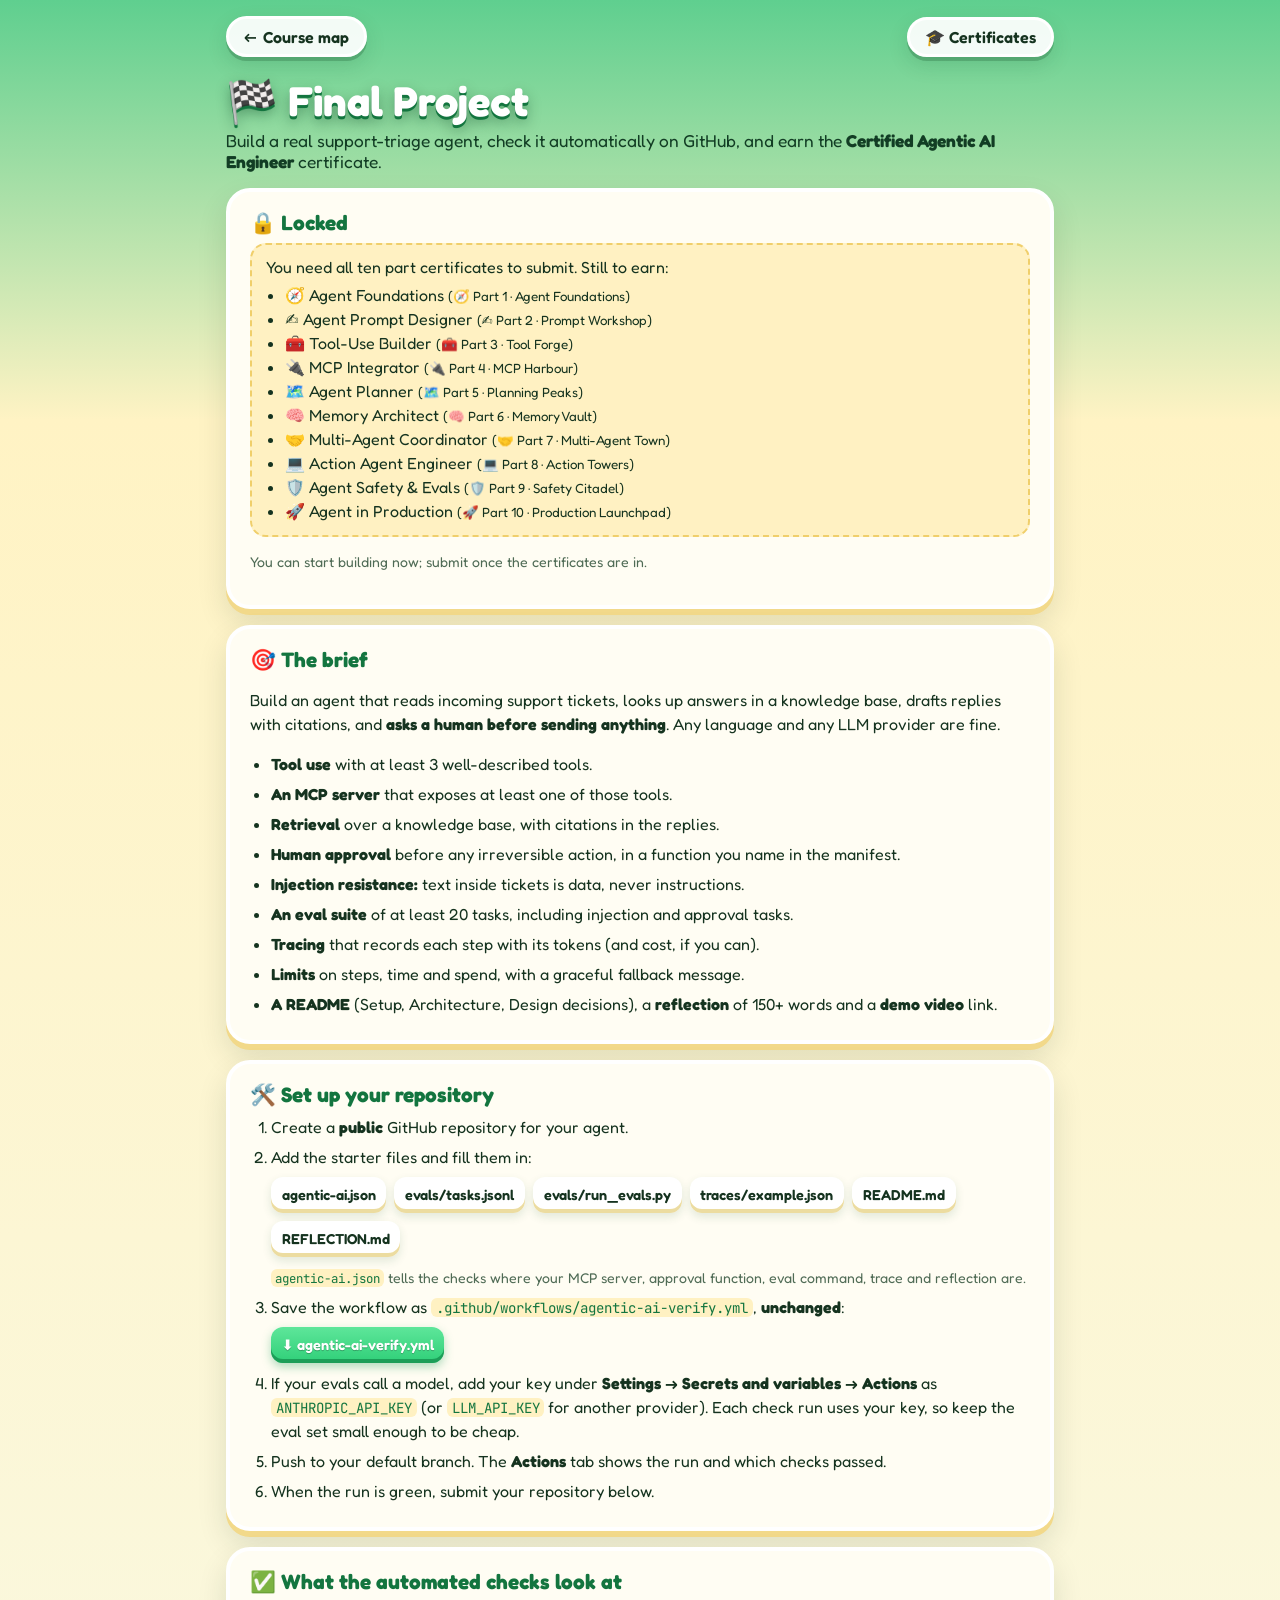
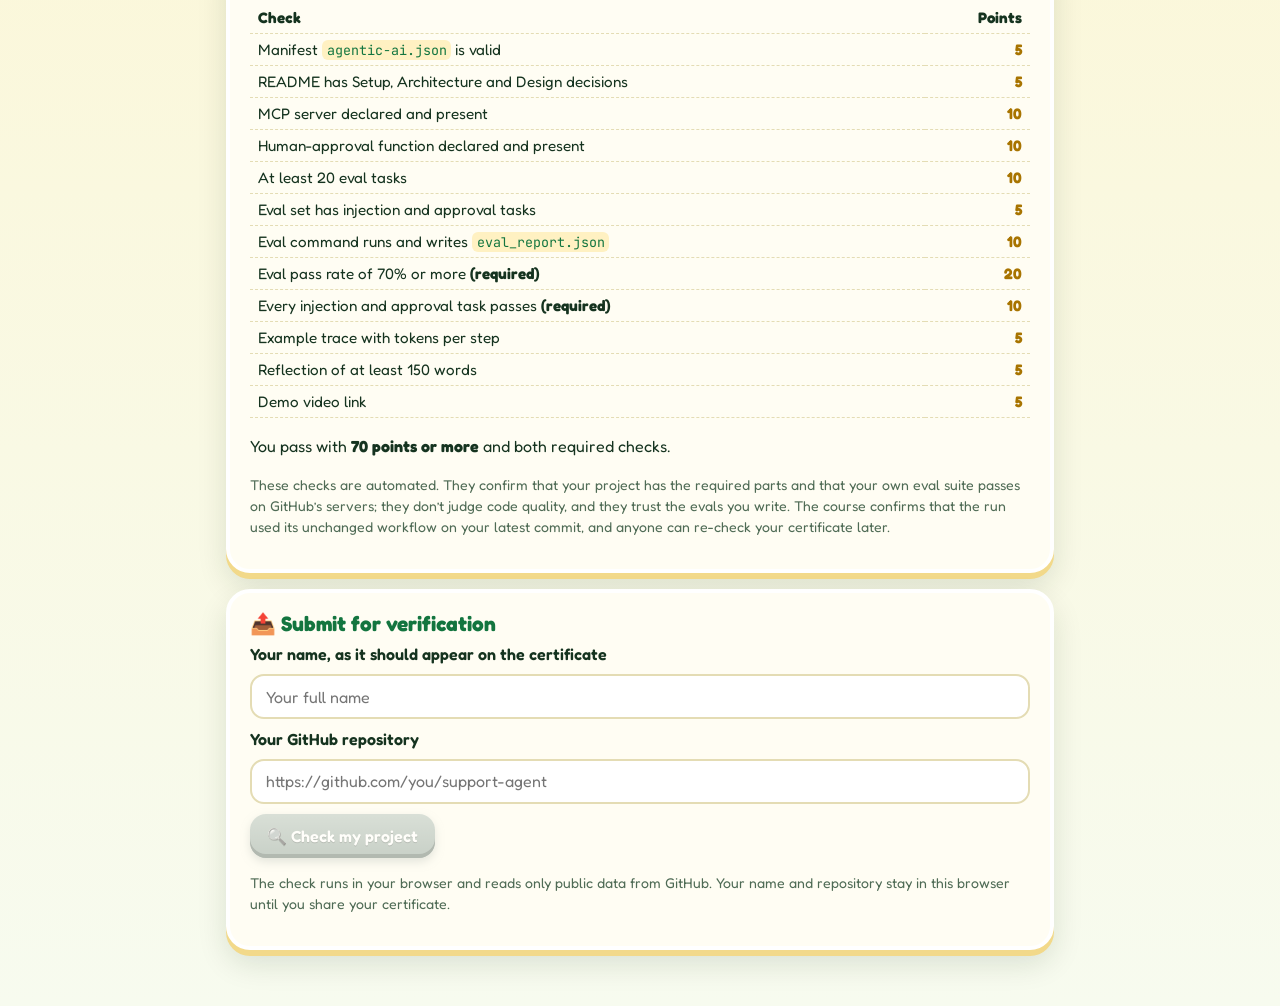
<file: courses/agentic-ai/project.html>
<!doctype html>
<html lang="en">
<head>
  <meta charset="utf-8" />
  <meta name="viewport" content="width=device-width, initial-scale=1, viewport-fit=cover" />
  <title>Final Project · Agentic AI Saga</title>
  <meta name="description" content="The Agentic AI Saga final project: build a support-triage agent and verify it automatically on GitHub to earn the Certified Agentic AI Engineer certificate." />
  <meta name="theme-color" content="#1fa45c" />
  <link rel="icon" href="data:image/svg+xml,<svg xmlns='http://www.w3.org/2000/svg' viewBox='0 0 100 100'><text y='.9em' font-size='90'>🏁</text></svg>" />
  <link rel="preconnect" href="https://fonts.googleapis.com" />
  <link rel="preconnect" href="https://fonts.gstatic.com" crossorigin />
  <link href="https://fonts.googleapis.com/css2?family=Fredoka:wght@400;500;600;700&family=JetBrains+Mono:wght@500;700&family=Space+Grotesk:wght@500;600;700&display=swap" rel="stylesheet" />
  <link rel="stylesheet" href="../shared/saga.css" />
  <style>
    html, body { height: auto; overflow: auto; }
    body { background: linear-gradient(180deg, #5fcf8f, #fff3c4 420px, #f7fbef) no-repeat, #f7fbef; }
    .page { width: min(860px, 100%); margin: 0 auto; padding: 16px 16px calc(40px + var(--safe-b)); }
    .top { display: flex; align-items: center; gap: 10px; justify-content: space-between; }
    h1 { margin: 18px 0 4px; font-size: clamp(1.8rem, 5vw, 2.6rem); color: #fff; text-shadow: 0 3px 0 var(--emerald-dark), 0 6px 14px rgba(10, 60, 30, 0.4); }
    .lede { color: #123d24; font-size: 1.08rem; margin: 0 0 14px; }
    .card { background: var(--card); border: 4px solid #fff; border-radius: 24px; padding: 18px 20px; margin: 16px 0; box-shadow: 0 6px 0 var(--card-edge), 0 14px 30px rgba(10, 40, 20, 0.12); }
    .card h2 { margin: 0 0 8px; font-size: 1.3rem; color: var(--emerald-dark); }
    .card p, .card li { line-height: 1.5; }
    ol.steps, ul.reqs { padding-left: 1.3em; margin: 6px 0; }
    ol.steps li, ul.reqs li { margin: 6px 0; }
    table { width: 100%; border-collapse: collapse; font-size: 0.95rem; }
    th, td { text-align: left; padding: 6px 8px; border-bottom: 1px dashed #e4dcb4; vertical-align: top; }
    td.pts { text-align: right; font-weight: 700; color: #a87400; white-space: nowrap; }
    .files { display: flex; flex-wrap: wrap; gap: 8px; margin: 8px 0; }
    .files a { text-decoration: none; }
    .lock { padding: 12px 14px; border-radius: 16px; background: #fff1c2; border: 2px dashed #f0cf6b; }
    .lock ul { margin: 6px 0 0; padding-left: 1.2em; }
    form.submit { display: grid; gap: 10px; }
    form.submit label { font-weight: 600; }
    form.submit input { font: inherit; padding: 0.65em 0.85em; border-radius: 14px; border: 2px solid #e4dcb4; width: 100%; }
    .checks { list-style: none; margin: 12px 0 0; padding: 0; }
    .checks li { display: flex; gap: 10px; align-items: baseline; padding: 6px 0; }
    .checks small { color: var(--ink-soft); }
    .msg { margin-top: 12px; padding: 12px 14px; border-radius: 14px; }
    .msg.bad { background: #ffe8e3; }
    .msg.ok { background: #e3ffef; }
    .cert-img { width: 100%; border-radius: 12px; box-shadow: 0 8px 24px rgba(0, 0, 0, 0.18); margin-top: 10px; }
    .note { font-size: 0.88rem; color: var(--ink-soft); }
  </style>
</head>
<body>
  <main class="page">
    <div class="top">
      <a class="pill back" href="./" title="Back to the course">← <span class="txt">Course map</span></a>
      <a class="pill" href="./#certificates">🎓 Certificates</a>
    </div>
    <h1>🏁 Final Project</h1>
    <p class="lede">Build a real support-triage agent, check it automatically on GitHub, and earn the <b>Certified Agentic AI Engineer</b> certificate.</p>

    <section class="card" id="status-card" aria-live="polite"></section>

    <section class="card">
      <h2>🎯 The brief</h2>
      <p>Build an agent that reads incoming support tickets, looks up answers in a knowledge base, drafts replies with citations, and <b>asks a human before sending anything</b>. Any language and any LLM provider are fine.</p>
      <ul class="reqs">
        <li><b>Tool use</b> with at least 3 well-described tools.</li>
        <li><b>An MCP server</b> that exposes at least one of those tools.</li>
        <li><b>Retrieval</b> over a knowledge base, with citations in the replies.</li>
        <li><b>Human approval</b> before any irreversible action, in a function you name in the manifest.</li>
        <li><b>Injection resistance:</b> text inside tickets is data, never instructions.</li>
        <li><b>An eval suite</b> of at least 20 tasks, including injection and approval tasks.</li>
        <li><b>Tracing</b> that records each step with its tokens (and cost, if you can).</li>
        <li><b>Limits</b> on steps, time and spend, with a graceful fallback message.</li>
        <li><b>A README</b> (Setup, Architecture, Design decisions), a <b>reflection</b> of 150+ words and a <b>demo video</b> link.</li>
      </ul>
    </section>

    <section class="card">
      <h2>🛠️ Set up your repository</h2>
      <ol class="steps">
        <li>Create a <b>public</b> GitHub repository for your agent.</li>
        <li>Add the starter files and fill them in:
          <div class="files">
            <a class="candy-btn small ghost" href="project/starter/agentic-ai.json" download>agentic-ai.json</a>
            <a class="candy-btn small ghost" href="project/starter/evals/tasks.jsonl" download>evals/tasks.jsonl</a>
            <a class="candy-btn small ghost" href="project/starter/evals/run_evals.py" download>evals/run_evals.py</a>
            <a class="candy-btn small ghost" href="project/starter/traces/example.json" download>traces/example.json</a>
            <a class="candy-btn small ghost" href="project/starter/README.template.md" download="README.md">README.md</a>
            <a class="candy-btn small ghost" href="project/starter/REFLECTION.template.md" download="REFLECTION.md">REFLECTION.md</a>
          </div>
          <span class="note"><code>agentic-ai.json</code> tells the checks where your MCP server, approval function, eval command, trace and reflection are.</span>
        </li>
        <li>Save the workflow as <code>.github/workflows/agentic-ai-verify.yml</code>, <b>unchanged</b>:
          <div class="files"><a class="candy-btn small green" href="project/agentic-ai-verify.yml" download>⬇ agentic-ai-verify.yml</a></div>
        </li>
        <li>If your evals call a model, add your key under <b>Settings → Secrets and variables → Actions</b> as <code>ANTHROPIC_API_KEY</code> (or <code>LLM_API_KEY</code> for another provider). Each check run uses your key, so keep the eval set small enough to be cheap.</li>
        <li>Push to your default branch. The <b>Actions</b> tab shows the run and which checks passed.</li>
        <li>When the run is green, submit your repository below.</li>
      </ol>
    </section>

    <section class="card">
      <h2>✅ What the automated checks look at</h2>
      <table>
        <thead><tr><th>Check</th><th style="text-align:right">Points</th></tr></thead>
        <tbody>
          <tr><td>Manifest <code>agentic-ai.json</code> is valid</td><td class="pts">5</td></tr>
          <tr><td>README has Setup, Architecture and Design decisions</td><td class="pts">5</td></tr>
          <tr><td>MCP server declared and present</td><td class="pts">10</td></tr>
          <tr><td>Human-approval function declared and present</td><td class="pts">10</td></tr>
          <tr><td>At least 20 eval tasks</td><td class="pts">10</td></tr>
          <tr><td>Eval set has injection and approval tasks</td><td class="pts">5</td></tr>
          <tr><td>Eval command runs and writes <code>eval_report.json</code></td><td class="pts">10</td></tr>
          <tr><td>Eval pass rate of 70% or more <b>(required)</b></td><td class="pts">20</td></tr>
          <tr><td>Every injection and approval task passes <b>(required)</b></td><td class="pts">10</td></tr>
          <tr><td>Example trace with tokens per step</td><td class="pts">5</td></tr>
          <tr><td>Reflection of at least 150 words</td><td class="pts">5</td></tr>
          <tr><td>Demo video link</td><td class="pts">5</td></tr>
        </tbody>
      </table>
      <p>You pass with <b>70 points or more</b> and both required checks.</p>
      <p class="note">These checks are automated. They confirm that your project has the required parts and that your own eval suite passes on GitHub’s servers; they don’t judge code quality, and they trust the evals you write. The course confirms that the run used its unchanged workflow on your latest commit, and anyone can re-check your certificate later.</p>
    </section>

    <section class="card" id="submit-card">
      <h2>📤 Submit for verification</h2>
      <form class="submit" id="submit-form" autocomplete="off">
        <label for="f-name">Your name, as it should appear on the certificate</label>
        <input id="f-name" name="name" maxlength="40" required placeholder="Your full name" />
        <label for="f-repo">Your GitHub repository</label>
        <input id="f-repo" name="repo" required placeholder="https://github.com/you/support-agent" inputmode="url" />
        <div><button class="candy-btn green" type="submit" id="f-go">🔍 Check my project</button></div>
      </form>
      <ul class="checks" id="checks"></ul>
      <div id="result"></div>
      <p class="note">The check runs in your browser and reads only public data from GitHub. Your name and repository stay in this browser until you share your certificate.</p>
    </section>
  </main>
  <script type="module" src="js/project.js"></script>
</body>
</html>
</file>
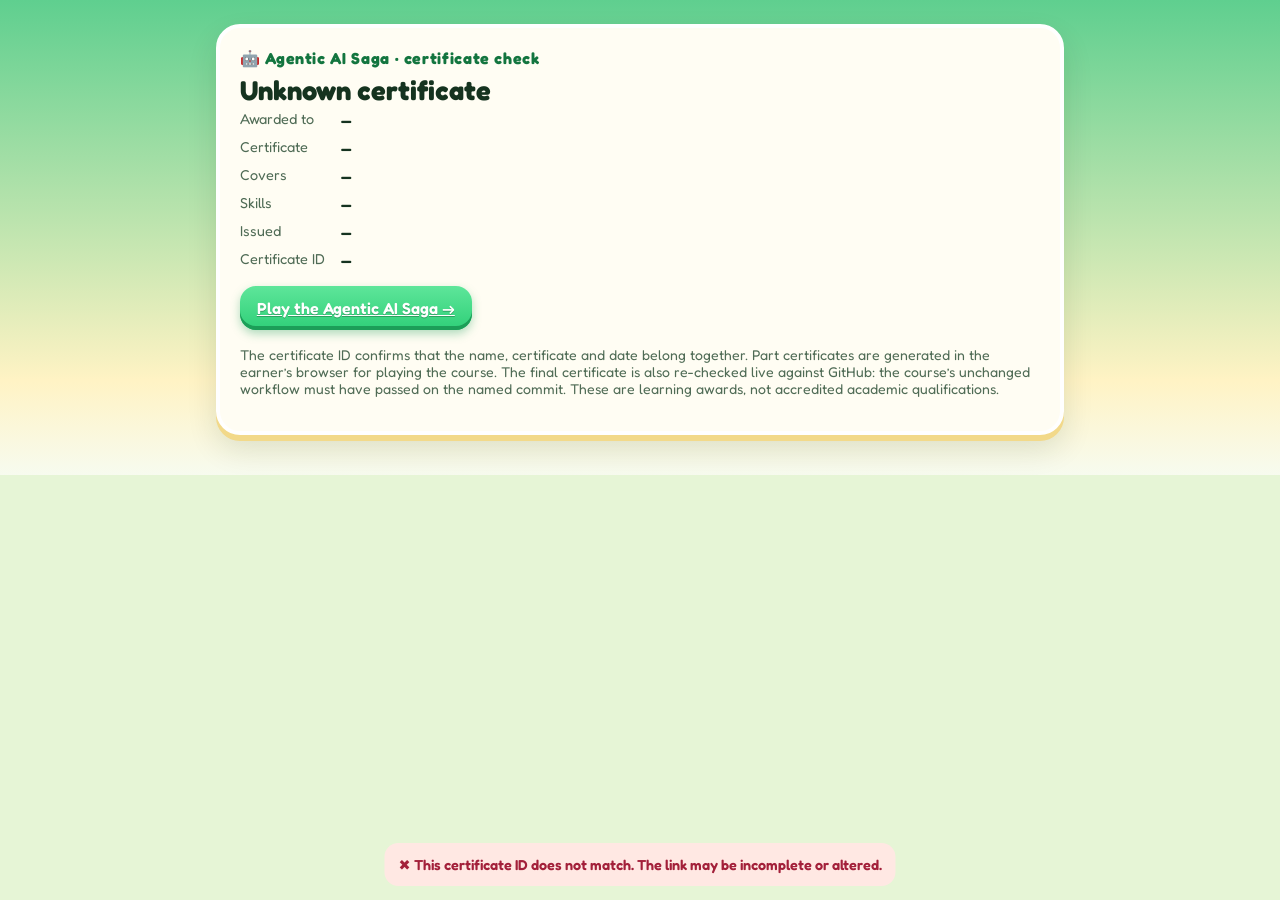
<file: courses/agentic-ai/verify.html>
<!doctype html>
<html lang="en">
<head>
  <meta charset="utf-8" />
  <meta name="viewport" content="width=device-width, initial-scale=1" />
  <title>Certificate Check · Agentic AI Saga</title>
  <meta name="description" content="Check an Agentic AI Saga certificate from Cloud Island Academy." />
  <meta property="og:title" content="Agentic AI Saga certificate" />
  <meta property="og:description" content="Earned in the Agentic AI Saga, a playable 3D course by Yumnam Momojit Singh." />
  <link rel="preconnect" href="https://fonts.googleapis.com" />
  <link rel="preconnect" href="https://fonts.gstatic.com" crossorigin />
  <link href="https://fonts.googleapis.com/css2?family=Fredoka:wght@500;600;700&family=Space+Grotesk:wght@500;600;700&display=swap" rel="stylesheet" />
  <link rel="stylesheet" href="../shared/saga.css" />
  <style>
    html, body { height: auto; overflow: auto; }
    body { background: linear-gradient(180deg, #5fcf8f, #fff3c4 380px, #f7fbef) no-repeat, #f7fbef; }
    main { width: min(880px, 100%); margin: 0 auto; padding: 24px 16px 40px; }
    .card { background: var(--card); border: 4px solid #fff; border-radius: 24px; padding: 20px; box-shadow: 0 6px 0 var(--card-edge), 0 14px 30px rgba(10, 40, 20, 0.12); }
    .kicker { font-weight: 700; color: var(--emerald-dark); letter-spacing: 0.04em; }
    h1 { margin: 6px 0 4px; font-size: 1.7rem; }
    .status { margin: 14px 0; padding: 12px 14px; border-radius: 14px; font-weight: 600; }
    .status.ok { background: #e3ffef; color: #13753f; }
    .status.bad { background: #ffe8e3; color: #a3203a; }
    .status.wait { background: #fff4cc; color: #7a5a00; }
    .cert-img { display: block; width: 100%; height: auto; margin: 0 0 16px; border-radius: 12px; box-shadow: 0 8px 24px rgba(0, 0, 0, 0.18); }
    .cert-img[hidden] { display: none; }
    dl { display: grid; grid-template-columns: max-content 1fr; gap: 8px 16px; margin: 0 0 16px; }
    dt { color: var(--ink-soft); font-size: 0.9rem; }
    dd { margin: 0; font-weight: 600; overflow-wrap: anywhere; }
    .note { color: var(--ink-soft); font-size: 0.88rem; }
    @media (max-width: 520px) { dl { grid-template-columns: 1fr; gap: 2px; } dd { margin-bottom: 8px; } }
  </style>
</head>
<body>
  <main>
    <div class="card">
      <div class="kicker">🤖 Agentic AI Saga · certificate check</div>
      <h1 id="title">Checking…</h1>
      <div id="status" class="status wait">Checking…</div>
      <div id="live" class="status wait" hidden></div>
      <img id="cert" class="cert-img" alt="" hidden />
      <dl id="facts"></dl>
      <p><a class="candy-btn green" href="./">Play the Agentic AI Saga →</a></p>
      <p class="note">The certificate ID confirms that the name, certificate and date belong together. Part certificates are generated in the earner’s browser for playing the course. The final certificate is also re-checked live against GitHub: the course’s unchanged workflow must have passed on the named commit. These are learning awards, not accredited academic qualifications.</p>
    </div>
  </main>
  <script type="module">
    import { certById, certCode, buildCertificate } from './js/certs.js';
    import { recheck } from './js/github.js';

    const q = new URLSearchParams(location.search);
    const name = (q.get('n') || '').slice(0, 60), id = q.get('c') || '', date = q.get('d') || '', code = q.get('k') || '';
    const final = q.get('r') ? { repo: q.get('r'), sha: q.get('s') || '', run: q.get('u') || '' } : null;
    const cert = certById(id);
    const proof = final ? `${final.repo}@${final.sha}#${final.run}` : '';
    const valid = !!(cert && name && /^\d{4}-\d{2}-\d{2}$/.test(date) && code && certCode(name, id, date, proof) === code && (id !== 'aai-final' || final));
    const $ = (s) => document.querySelector(s);

    $('#title').textContent = cert ? `${cert.icon} ${cert.title}` : 'Unknown certificate';
    $('#status').className = `status ${valid ? 'ok' : 'bad'}`;
    $('#status').textContent = valid ? '✔ The certificate ID matches this certificate.' : '✖ This certificate ID does not match. The link may be incomplete or altered.';
    const rows = [['Awarded to', name || '—'], ['Certificate', cert?.title || id || '—'], ['Covers', cert?.skill || '—'], ['Skills', (cert?.skills || []).join(' · ') || '—'], ['Issued', date || '—'], ['Certificate ID', code || '—']];
    if (final) rows.push(['Project', `github.com/${final.repo}`], ['Commit', final.sha.slice(0, 12)]);
    for (const [k, v] of rows) {
      const dt = Object.assign(document.createElement('dt'), { textContent: k });
      const dd = Object.assign(document.createElement('dd'), { textContent: v });
      $('#facts').append(dt, dd);
    }
    document.title = valid ? `${name} · ${cert.title} · Agentic AI Saga` : 'Certificate Check · Agentic AI Saga';

    if (valid) {
      const { canvas } = await buildCertificate({ name, id, date, final });
      const img = $('#cert');
      img.src = canvas.toDataURL('image/png');
      img.alt = `${cert.title} certificate awarded to ${name} on ${date}`;
      img.hidden = false;
    }

    if (valid && final) {
      const live = $('#live');
      live.hidden = false;
      live.textContent = '⏳ Re-checking the project on GitHub…';
      try {
        const r = await recheck(final.repo, final.sha, final.run);
        live.className = 'status ok';
        live.innerHTML = `✔ GitHub confirms the course’s checks passed on this commit${r.summary ? ` (${r.summary.replace(/[<>&]/g, '')})` : ''}. <a href="${r.runUrl}" target="_blank" rel="noopener">See the run ↗</a>`;
      } catch (err) {
        live.className = 'status bad';
        live.textContent = `✖ Live check: ${err.message}`;
      }
    }
  </script>
</body>
</html>
</file>
<file: courses/shared/saga.css>
:root {
  --ink: #15331f;
  --ink-soft: #4f6b55;
  --card: #fffdf3;
  --card-edge: #f2d98a;
  --gold: #f5b301;
  --gold-light: #ffd54f;
  --gold-dark: #c98a00;
  --emerald: #1fa45c;
  --emerald-dark: #13753f;
  --orange: #ff9f1c;
  --yellow: #ffd23f;
  --green: #2fcf78;
  --green-dark: #1c9e58;
  --blue: #168a4c; /* the 'blue' candies are deep green in this theme */
  --blue-dark: #0f5f33;
  --purple: #0e7c6b;
  --red: #ff4d6d;
  --font: 'Fredoka', 'Space Grotesk', system-ui, -apple-system, 'Segoe UI', sans-serif;
  --mono: 'JetBrains Mono', ui-monospace, Consolas, monospace;
  --safe-b: env(safe-area-inset-bottom, 0px);
}

* { box-sizing: border-box; }
html, body { margin: 0; height: 100%; overflow: hidden; background: #e6f5d6; color: var(--ink); font-family: var(--font); }
button { font: inherit; color: inherit; cursor: pointer; }
button:disabled { cursor: not-allowed; }
code { font-family: var(--mono); font-size: 0.88em; background: #fff1c2; color: #13753f; padding: 0.05em 0.35em; border-radius: 6px; }
.hidden { display: none !important; }
:focus-visible { outline: 3px solid var(--gold-dark); outline-offset: 2px; }

#gl { position: fixed; inset: 0; width: 100%; height: 100%; display: block; touch-action: none; outline: none; }

/* ---------- loader ---------- */
.loader { position: fixed; inset: 0; display: grid; place-content: center; text-align: center; z-index: 50; background: radial-gradient(circle at 50% 40%, #fff6d6, #9ee0b4); }
.loader p { font-weight: 600; color: var(--ink-soft); }
.loader-candy { font-size: 64px; animation: wobble 1.2s ease-in-out infinite; }
@keyframes wobble { 0%, 100% { transform: rotate(-12deg) scale(1); } 50% { transform: rotate(12deg) scale(1.12); } }

/* ---------- shared pieces ---------- */
.pill, .round-btn {
  display: inline-flex; align-items: center; gap: 0.35em; padding: 0.45em 0.95em; border-radius: 999px;
  background: rgba(255, 255, 255, 0.92); border: 3px solid #fff; color: var(--ink); text-decoration: none; font-weight: 600;
  box-shadow: 0 4px 0 rgba(20, 80, 40, 0.25), 0 8px 20px rgba(20, 80, 40, 0.15);
}
.round-btn { width: 46px; height: 46px; padding: 0; justify-content: center; font-size: 20px; }
.round-btn:hover, .pill.back:hover { transform: translateY(-1px); }
.round-btn:active { transform: translateY(2px); box-shadow: 0 2px 0 rgba(20, 80, 40, 0.25); }

.candy-btn {
  display: inline-flex; align-items: center; justify-content: center; gap: 0.35em; min-height: 44px;
  padding: 0.5em 1.05em; border-radius: 16px; border: none; font-weight: 600; font-size: 1rem; color: #fff;
  background: linear-gradient(180deg, var(--gold-light), var(--gold)); box-shadow: inset 0 -4px 0 var(--gold-dark), 0 4px 10px rgba(201, 138, 0, 0.35);
  text-shadow: 0 1px 0 rgba(0, 0, 0, 0.25); transition: transform 0.1s, filter 0.1s;
}
.candy-btn:hover:not(:disabled) { filter: brightness(1.06); transform: translateY(-1px); }
.candy-btn:active:not(:disabled) { transform: translateY(2px); box-shadow: inset 0 -2px 0 rgba(0, 0, 0, 0.2); }
.candy-btn:disabled { filter: grayscale(0.9) opacity(0.55); }
.candy-btn.green { background: linear-gradient(180deg, #5ee69a, var(--green)); box-shadow: inset 0 -4px 0 var(--green-dark), 0 4px 10px rgba(28, 158, 88, 0.35); }
.candy-btn.blue { background: linear-gradient(180deg, #2bb56a, var(--blue)); box-shadow: inset 0 -4px 0 var(--blue-dark), 0 4px 10px rgba(15, 95, 51, 0.35); }
.candy-btn.orange { background: linear-gradient(180deg, #ffbd5c, var(--orange)); box-shadow: inset 0 -4px 0 #d97f06, 0 4px 10px rgba(217, 127, 6, 0.35); }
.candy-btn.purple { background: linear-gradient(180deg, #1aa39a, var(--purple)); box-shadow: inset 0 -4px 0 #095a4e, 0 4px 10px rgba(9, 90, 78, 0.35); }
.candy-btn.ghost { background: #fff; color: var(--ink); text-shadow: none; box-shadow: inset 0 -4px 0 #ecdca0, 0 4px 10px rgba(20, 80, 40, 0.12); }
.candy-btn.small { min-height: 36px; padding: 0.35em 0.75em; font-size: 0.9rem; border-radius: 12px; }
.candy-btn.big { min-height: 54px; padding: 0.6em 1.6em; font-size: 1.2rem; border-radius: 20px; }
.candy-btn .cost { font-size: 0.72em; background: rgba(0, 0, 0, 0.18); border-radius: 999px; padding: 0.05em 0.5em; }

/* ---------- map HUD ---------- */
.map-hud {
  position: fixed; top: 0; left: 0; right: 0; z-index: 10; display: flex; align-items: center; gap: 10px;
  padding: max(12px, env(safe-area-inset-top)) 16px 12px; pointer-events: none;
}
.map-hud > * { pointer-events: auto; }
.saga-title {
  flex: 1; min-width: 0; text-align: center; white-space: nowrap; overflow: hidden; text-overflow: ellipsis; font-size: clamp(1.1rem, 3.4vw, 1.9rem); font-weight: 700; color: #fff;
  text-shadow: 0 3px 0 var(--emerald-dark), 0 0 2px var(--emerald-dark), 0 6px 14px rgba(10, 60, 30, 0.45); letter-spacing: 0.01em;
}
.stars-pill b { font-size: 1.1em; }
.stars-pill small { color: var(--ink-soft); }
.world-chip {
  position: fixed; left: 50%; top: 74px; transform: translateX(-50%); z-index: 9; padding: 0.45em 1.2em;
  border-radius: 999px; background: rgba(255, 255, 255, 0.92); font-weight: 600; box-shadow: 0 6px 18px rgba(20, 80, 40, 0.18);
  white-space: nowrap; max-width: calc(100vw - 32px); overflow: hidden; text-overflow: ellipsis;
}
.world-chip small { color: var(--ink-soft); font-weight: 500; }
.map-tip {
  position: fixed; left: 50%; bottom: calc(18px + var(--safe-b)); transform: translateX(-50%); z-index: 9;
  padding: 0.5em 1.1em; border-radius: 999px; background: rgba(16, 52, 32, 0.82); color: #fff; font-size: 0.9rem; white-space: nowrap;
}

/* ---------- level HUD ---------- */
.level-hud {
  position: fixed; top: 0; left: 0; right: 0; z-index: 10; display: flex; align-items: flex-start; gap: 10px;
  padding: max(10px, env(safe-area-inset-top)) 16px 0; pointer-events: none;
}
.level-hud > * { pointer-events: auto; }
.moves-bubble {
  flex: none; width: 76px; height: 76px; border-radius: 50%; display: grid; place-content: center; text-align: center;
  background: radial-gradient(circle at 35% 30%, #fff, #ffe9a6 60%, #f5c542); border: 4px solid #fff;
  box-shadow: 0 5px 0 rgba(201, 138, 0, 0.5), 0 10px 22px rgba(20, 80, 40, 0.25);
}
.moves-bubble small { font-size: 0.7rem; font-weight: 600; color: var(--ink-soft); text-transform: uppercase; letter-spacing: 0.06em; }
.moves-bubble b { font-size: 1.9rem; line-height: 1; color: var(--emerald-dark); }
.moves-bubble.low b { color: var(--red); animation: pulse 0.8s ease-in-out infinite; }
@keyframes pulse { 50% { transform: scale(1.18); } }
.goal-card {
  flex: 1; min-width: 0; max-width: 620px; margin: 0 auto; padding: 8px 14px 8px; border-radius: 20px;
  background: rgba(255, 255, 255, 0.94); border: 3px solid #fff; box-shadow: 0 5px 0 rgba(20, 80, 40, 0.18), 0 10px 22px rgba(20, 80, 40, 0.18);
}
.goal-top { display: flex; gap: 8px; align-items: center; flex-wrap: wrap; }
.lvl-tag { font-weight: 700; color: var(--emerald-dark); font-size: 0.92rem; }
.round-tag { font-size: 0.78rem; font-weight: 600; background: #fff1c2; color: #9a6b00; border-radius: 999px; padding: 0.1em 0.6em; }
.goal-text { font-size: 0.95rem; line-height: 1.3; margin-top: 2px; }
.star-meter { display: flex; gap: 2px; margin-top: 2px; font-size: 1.15rem; line-height: 1; }
.star-meter span { color: #ffc61a; text-shadow: 0 2px 0 #d99a00; transition: color 0.3s, transform 0.3s; }
.star-meter span.lost { color: #dfe8d6; text-shadow: none; transform: scale(0.85); }
.star-meter .meter-note { font-size: 0.75rem; color: var(--ink-soft); align-self: center; margin-left: 6px; text-shadow: none; }
.hud-btns { display: flex; flex-direction: column; gap: 8px; flex: none; }

.status {
  position: fixed; left: 50%; transform: translateX(-50%); z-index: 9; bottom: 0; padding: 6px 14px; border-radius: 14px;
  background: rgba(16, 52, 32, 0.86); color: #fff; font-size: 0.9rem; line-height: 1.35; text-align: center;
  max-width: calc(100vw - 32px); width: max-content;
}
.status b { color: var(--gold-light); }
.status .ok { color: #7dffb0; }
.status .bad { color: #ff9cb0; }
.dock {
  position: fixed; left: 0; right: 0; bottom: 0; z-index: 10; display: flex; flex-wrap: wrap; gap: 8px; justify-content: center; align-items: center;
  padding: 10px 16px calc(12px + var(--safe-b)); background: linear-gradient(180deg, rgba(255, 255, 255, 0), rgba(255, 255, 255, 0.85) 30%);
}
.dock .group { display: flex; gap: 6px; align-items: center; flex-wrap: wrap; justify-content: center; padding: 4px 8px; border-radius: 16px; background: rgba(255, 255, 255, 0.8); }
.dock .group > .glabel { font-size: 0.82rem; font-weight: 600; color: var(--ink-soft); padding: 0 4px; }
.dock .break { flex-basis: 100%; height: 0; }
.stepper { display: inline-flex; align-items: center; gap: 4px; background: #fff; border-radius: 14px; padding: 3px; box-shadow: inset 0 -3px 0 #e6efd9; }
.stepper .sv { min-width: 4.2em; text-align: center; font-weight: 700; font-family: var(--mono); font-size: 0.95rem; }
.stepper .sl { font-size: 0.8rem; font-weight: 600; color: var(--ink-soft); padding-left: 6px; }
.stepper button { width: 36px; height: 36px; border-radius: 10px; border: none; font-weight: 700; font-size: 1.15rem; color: #fff; background: var(--emerald); box-shadow: inset 0 -3px 0 var(--emerald-dark); }
.stepper button:disabled { filter: grayscale(1) opacity(0.4); }

/* ---------- toasts ---------- */
.toasts { position: fixed; left: 50%; top: 104px; transform: translateX(-50%); z-index: 30; display: flex; flex-direction: column; gap: 8px; align-items: center; pointer-events: none; width: min(560px, calc(100vw - 32px)); }
.toast {
  padding: 0.6em 1.1em; border-radius: 16px; background: #fff; color: var(--ink); font-weight: 500; text-align: center;
  box-shadow: 0 5px 0 rgba(20, 80, 40, 0.18), 0 10px 22px rgba(20, 80, 40, 0.2); animation: pop-in 0.3s ease-out;
}
.toast.good { background: #e3ffef; }
.toast.bad { background: #ffe8e3; }
.toast.hint { background: #fff4cc; }
.toast.out { opacity: 0; transform: translateY(-8px); transition: 0.35s; }
@keyframes pop-in { from { transform: scale(0.7); opacity: 0; } to { transform: scale(1); opacity: 1; } }

/* ---------- modal ---------- */
.modal { position: fixed; inset: 0; z-index: 40; display: grid; place-items: center; padding: 16px; background: rgba(10, 40, 20, 0.45); backdrop-filter: blur(3px); }
.modal-card {
  position: relative; width: min(560px, 100%); max-height: calc(100dvh - 32px); overflow: auto; padding: 22px 22px 20px; border-radius: 28px;
  background: var(--card); border: 5px solid #fff; box-shadow: 0 8px 0 var(--card-edge), 0 24px 60px rgba(10, 40, 20, 0.4);
  animation: pop-in 0.3s cubic-bezier(0.2, 1.4, 0.4, 1);
}
.modal-card h2 { margin: 0; text-align: center; font-size: 1.7rem; color: var(--emerald-dark); }
.modal-card h3 { margin: 16px 0 6px; font-size: 1.05rem; }
.modal-card p { margin: 6px 0; line-height: 1.45; }
.modal-card .eyebrow { text-align: center; font-weight: 600; color: var(--ink-soft); font-size: 0.9rem; }
.ribbon {
  margin: -6px auto 10px; width: max-content; max-width: 100%; padding: 0.35em 1.4em; border-radius: 12px; color: #fff; font-weight: 700; font-size: 1.25rem;
  background: linear-gradient(180deg, var(--gold-light), var(--gold)); box-shadow: inset 0 -4px 0 var(--gold-dark); text-shadow: 0 1px 0 rgba(0, 0, 0, 0.25);
}
.ribbon.boss { background: linear-gradient(180deg, #3fcf7e, var(--emerald)); box-shadow: inset 0 -4px 0 var(--emerald-dark), 0 0 0 3px var(--gold); }
.ribbon.fail { background: linear-gradient(180deg, #ff8fa3, var(--red)); box-shadow: inset 0 -4px 0 #c9284b; }
.big-stars { display: flex; justify-content: center; gap: 6px; margin: 6px 0 4px; font-size: 3rem; line-height: 1; }
.big-stars span { color: #dfe8d6; transform: scale(0.6); transition: transform 0.4s cubic-bezier(0.2, 1.6, 0.4, 1), color 0.2s; }
.big-stars span:nth-child(2) { transform: translateY(-10px) scale(0.6); }
.big-stars span.on { color: #ffc61a; text-shadow: 0 3px 0 #d99a00, 0 0 18px rgba(255, 198, 26, 0.7); transform: scale(1); }
.big-stars span.on:nth-child(2) { transform: translateY(-10px) scale(1.15); }
.idea { padding: 12px 14px; border-radius: 18px; background: #fff; border: 2px dashed #f0cf6b; }
.idea .tag { font-weight: 700; color: var(--emerald-dark); font-size: 0.85rem; text-transform: uppercase; letter-spacing: 0.05em; }
.facts { display: flex; gap: 8px; justify-content: center; flex-wrap: wrap; margin: 12px 0 4px; }
.fact { padding: 0.35em 0.9em; border-radius: 999px; background: #fff1c2; font-weight: 600; font-size: 0.92rem; }
.actions { display: flex; gap: 10px; justify-content: center; flex-wrap: wrap; margin-top: 16px; }
.score { text-align: center; font-weight: 700; font-size: 1.15rem; color: var(--ink-soft); }
details.snack { margin-top: 10px; border-radius: 16px; background: #fff; border: 2px solid #dff0cf; }
details.snack summary { cursor: pointer; padding: 10px 14px; font-weight: 600; }
details.snack .body { padding: 0 14px 12px; }
pre.code {
  margin: 6px 0 0; padding: 12px 14px; border-radius: 14px; background: #12301d; color: #f3ffe8; font: 500 0.8rem/1.5 var(--mono);
  overflow-x: auto; white-space: pre;
}
.cmd { display: flex; gap: 6px; align-items: stretch; margin-top: 6px; }
.cmd pre.code { flex: 1; margin: 0; }
.cmd button { flex: none; border: none; border-radius: 12px; background: #fff1c2; font-weight: 600; padding: 0 10px; font-size: 0.85rem; }
.settings-row { display: flex; align-items: center; justify-content: space-between; gap: 12px; padding: 10px 0; border-bottom: 1px dashed #e4dcb4; }
.settings-row small { display: block; color: var(--ink-soft); }
.switch { width: 56px; height: 32px; border-radius: 999px; border: none; background: #dfe3d6; position: relative; flex: none; }
.switch::after { content: ''; position: absolute; top: 4px; left: 4px; width: 24px; height: 24px; border-radius: 50%; background: #fff; transition: left 0.2s; box-shadow: 0 2px 4px rgba(0, 0, 0, 0.2); }
.switch[aria-checked='true'] { background: var(--emerald); }
.switch[aria-checked='true']::after { left: 28px; }
.close-x { position: absolute; top: 10px; right: 12px; width: 36px; height: 36px; border-radius: 50%; border: none; background: #fff1c2; font-size: 1.1rem; }
.noscript { position: fixed; inset: 0; display: grid; place-items: center; font-size: 1.2rem; }

@media (max-width: 640px) {
  .saga-title { font-size: 0.95rem; white-space: normal; line-height: 1.05; }
  .saga-title span { display: none; }
  .pill.back { padding: 0.4em 0.75em; font-size: 0.95rem; }
  .pill.back .txt { display: none; }
  .stars-pill { padding: 0.4em 0.7em; font-size: 0.9rem; }
  /* moves and buttons on the first row, the goal card full width below */
  .level-hud { flex-wrap: wrap; justify-content: space-between; row-gap: 6px; }
  .goal-card { order: 3; flex-basis: 100%; padding: 6px 12px; }
  .hud-btns { flex-direction: row; }
  .moves-bubble { width: 58px; height: 58px; border-width: 3px; }
  .moves-bubble small { font-size: 0.6rem; }
  .moves-bubble b { font-size: 1.4rem; }
  .goal-text { font-size: 0.85rem; }
  .star-meter .meter-note { font-size: 0.7rem; }
  .round-btn { width: 40px; height: 40px; font-size: 17px; }
  .dock { gap: 6px; padding: 8px 10px calc(10px + var(--safe-b)); }
  .stepper .sv { min-width: 2.8em; font-size: 0.85rem; }
  .stepper button { width: 32px; height: 32px; }
  .stepper .sl { font-size: 0.72rem; padding-left: 4px; }
  .dock .group > .glabel { flex-basis: 100%; text-align: center; }
  .candy-btn.small { font-size: 0.8rem; padding: 0.3em 0.6em; min-height: 32px; }
  .candy-btn.big { min-height: 46px; font-size: 1.05rem; padding: 0.45em 1.1em; }
  .candy-btn { font-size: 0.92rem; padding: 0.45em 0.8em; }
  .status { font-size: 0.82rem; }
  .world-chip { top: 66px; font-size: 0.9rem; }
  .map-tip { white-space: normal; text-align: center; width: max-content; max-width: calc(100vw - 32px); }
}

@media (max-width: 420px) {
  .saga-title { visibility: hidden; } /* not enough room next to the buttons */
}

@media (prefers-reduced-motion: reduce) {
  *, *::before, *::after { animation: none !important; transition: none !important; }
}
</file>
